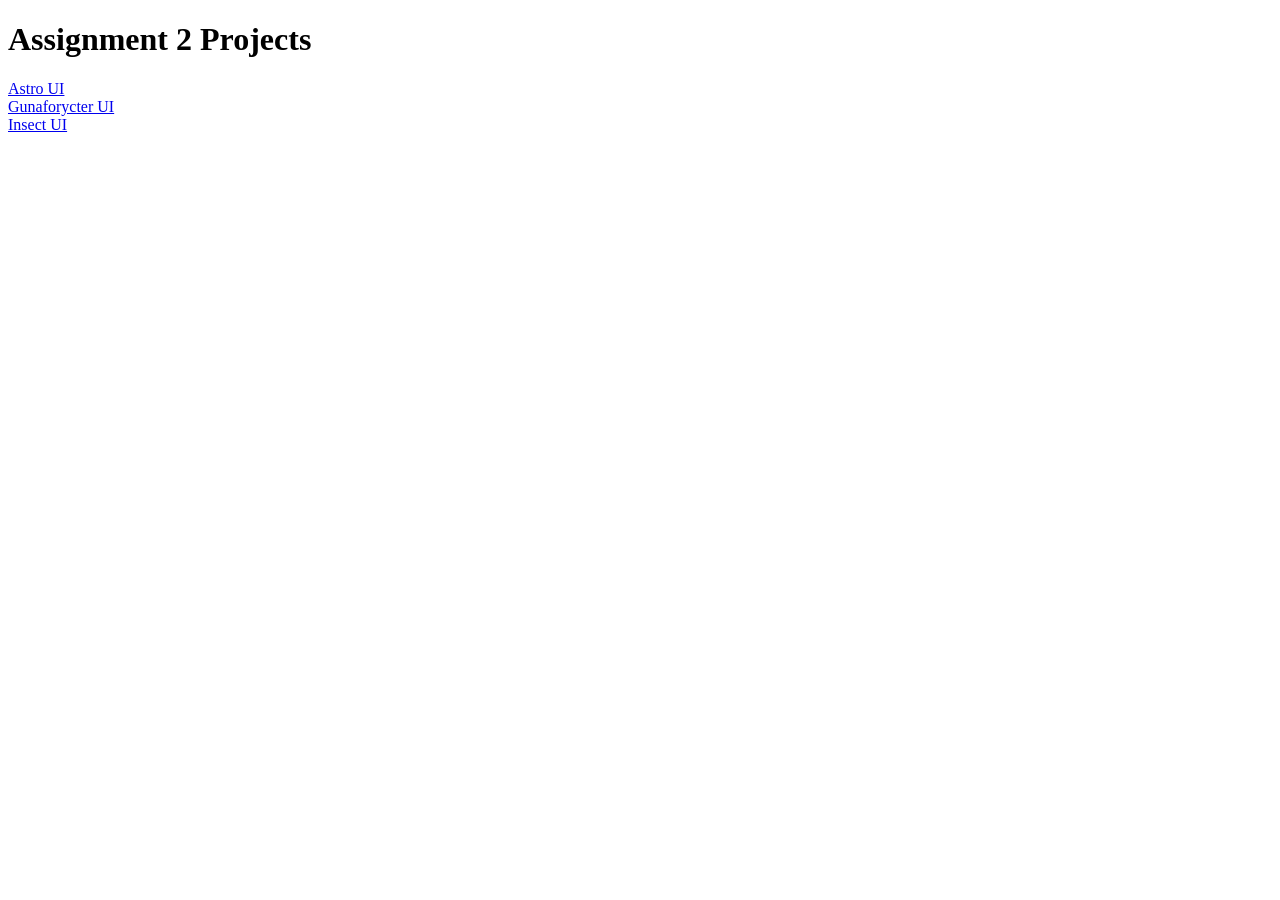
<file: Frontend/HTML-CSS-PROJECT/Assignment2-Projects/index.html>
<!DOCTYPE html>
<html lang="en">
<head>
    <meta charset="UTF-8">
    <meta name="viewport" content="width=device-width, initial-scale=1.0">
    <title>Assignment 2 Projects</title>
</head>
<body>

    <h1>Assignment 2 Projects</h1>

    <a href="./Astro-UI/index.html">Astro UI <br></a>
    <a href="./Gunaforycter-UI/index.html">Gunaforycter UI <br></a>
    <a href="./Insect-UI/index.html">Insect UI <br></a>

</body>
</html>
</file>
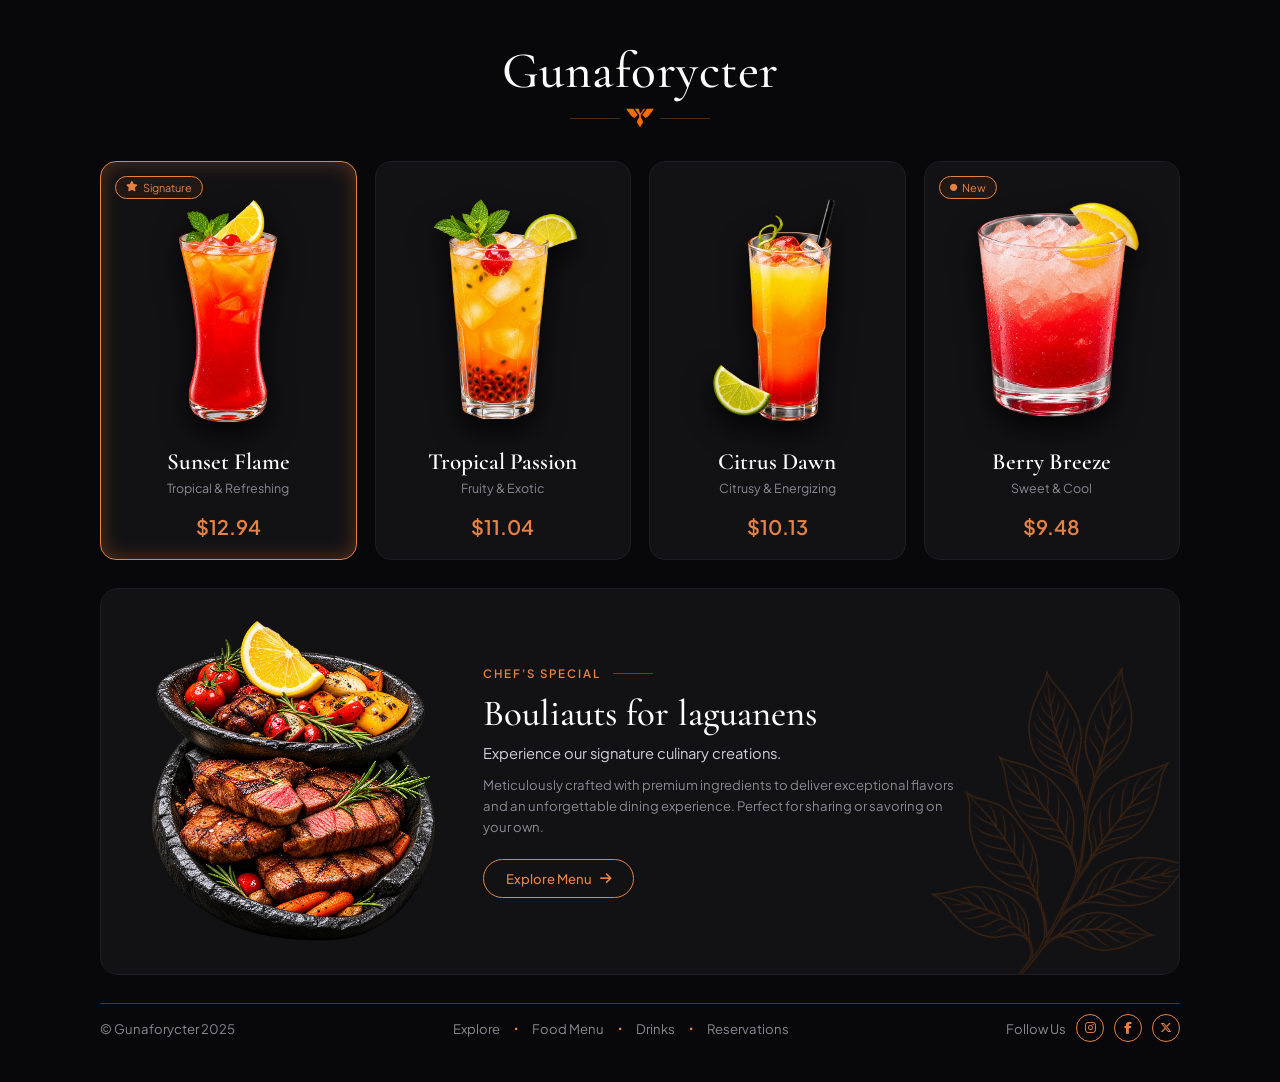
<file: Frontend/HTML-CSS-PROJECT/Assignment2-Projects/Gunaforycter-UI/index.html>
<!DOCTYPE html>
<html lang="en">
<head>
    <meta charset="UTF-8">
    <meta name="viewport" content="width=device-width, initial-scale=1.0">
    <title>Gunaforycter UI</title>
    
    <!-- Typography (Google Fonts) -->
    <link rel="preconnect" href="https://fonts.googleapis.com">
    <link rel="preconnect" href="https://fonts.gstatic.com" crossorigin>
    <link href="https://fonts.googleapis.com/css2?family=Cormorant+Garamond:wght@400;500;600;700&family=Plus+Jakarta+Sans:wght@400;500;600&display=swap" rel="stylesheet">
    
    <!-- Icon Library (Font Awesome 6) -->
    <link rel="stylesheet" href="https://cdnjs.cloudflare.com/ajax/libs/font-awesome/6.5.1/css/all.min.css">
    
    <link rel="stylesheet" href="style.css">

    <link rel="shortcut icon" href="./Assets/drink-1.png" type="image/x-icon">
</head>
<body>

  <div class="wrapper">

    <!-- Header Section -->
    <header class="header">
  <h1>Gunaforycter</h1>

  <div class="divider">
    <span class="line"></span>
    <img src="./Assets/logo.png" alt="Logo" class="divider-logo">
    <span class="line"></span>
  </div>
</header>

    <!-- SECTION 1: Drink Cards Grid -->
    <section class="cards-grid">
      
      <!-- Card 1: Signature (Active Orange Glow) -->
      <article class="card card-glow">
        <span class="badge badge-star"><i class="fa-solid fa-star"></i> Signature</span>
        <div class="card-media">
          <img src="./Assets/drink-1.png" alt="Sunset Flame">
        </div>
        <h3 class="card-title">Sunset Flame</h3>
        <p class="card-subtitle">Tropical & Refreshing</p>
        <span class="price">$12.94</span>
      </article>

      <!-- Card 2 -->
      <article class="card">
        <div class="card-media">
          <img src="./Assets/drink-2.png" alt="Tropical Passion">
        </div>
        <h3 class="card-title">Tropical Passion</h3>
        <p class="card-subtitle">Fruity & Exotic</p>
        <span class="price">$11.04</span>
      </article>

      <!-- Card 3 -->
      <article class="card">
        <div class="card-media">
          <img src="./Assets/drink-3.png" alt="Citrus Dawn">
        </div>
        <h3 class="card-title">Citrus Dawn</h3>
        <p class="card-subtitle">Citrusy & Energizing</p>
        <span class="price">$10.13</span>
      </article>

      <!-- Card 4: New Badge -->
      <article class="card">
        <span class="badge badge-dot"><i class="fa-solid fa-circle"></i> New</span>
        <div class="card-media">
          <img src="./Assets/drink-4.png" alt="Berry Breeze">
        </div>
        <h3 class="card-title">Berry Breeze</h3>
        <p class="card-subtitle">Sweet & Cool</p>
        <span class="price">$9.48</span>
      </article>

    </section>

    <!-- SECTION 2: Chef's Special Banner -->
    <section class="banner">
      <div class="banner-img">
        <img src="./Assets/special-dish.png" alt="Chef's Special">
      </div>

      <div class="banner-info">
        <div class="tag-row">
          <span class="tag">CHEF'S SPECIAL</span>
          <span class="line"></span>
        </div>
        <h2>Bouliauts for laguanens</h2>
        <p class="banner-sub">Experience our signature culinary creations.</p>
        <p class="banner-desc">Meticulously crafted with premium ingredients to deliver exceptional flavors and an unforgettable dining experience. Perfect for sharing or savoring on your own.</p>
        
        <button class="btn-explore">
          Explore Menu <i class="fa-solid fa-arrow-right"></i>
        </button>
      </div>

      <!-- Background Leaf Decoration -->
      <div class="leaf-watermark">
        <img src="./Assets/leaf-image.png"alt="Leaf">
      </div>
    </section>

    <!-- SECTION 3: Footer -->
    <footer class="footer">
      <p class="copyright">&copy; Gunaforycter 2025</p>

      <nav class="footer-nav">
        <a href="#">Explore</a>
        <span class="dot">•</span>
        <a href="#">Food Menu</a>
        <span class="dot">•</span>
        <a href="#">Drinks</a>
        <span class="dot">•</span>
        <a href="#">Reservations</a>
      </nav>

      <div class="socials">
        <span>Follow Us</span>
        <a href="#" title="insta-icon" class="icon-btn"><i class="fa-brands fa-instagram"></i></a>
        <a href="#" title="facebook-icon" class="icon-btn"><i class="fa-brands fa-facebook-f"></i></a>
        <a href="#" title="twitter-icon" class="icon-btn"><i class="fa-brands fa-x-twitter"></i></a>
      </div>
    </footer>

  </div>

</body>
</html>
</file>
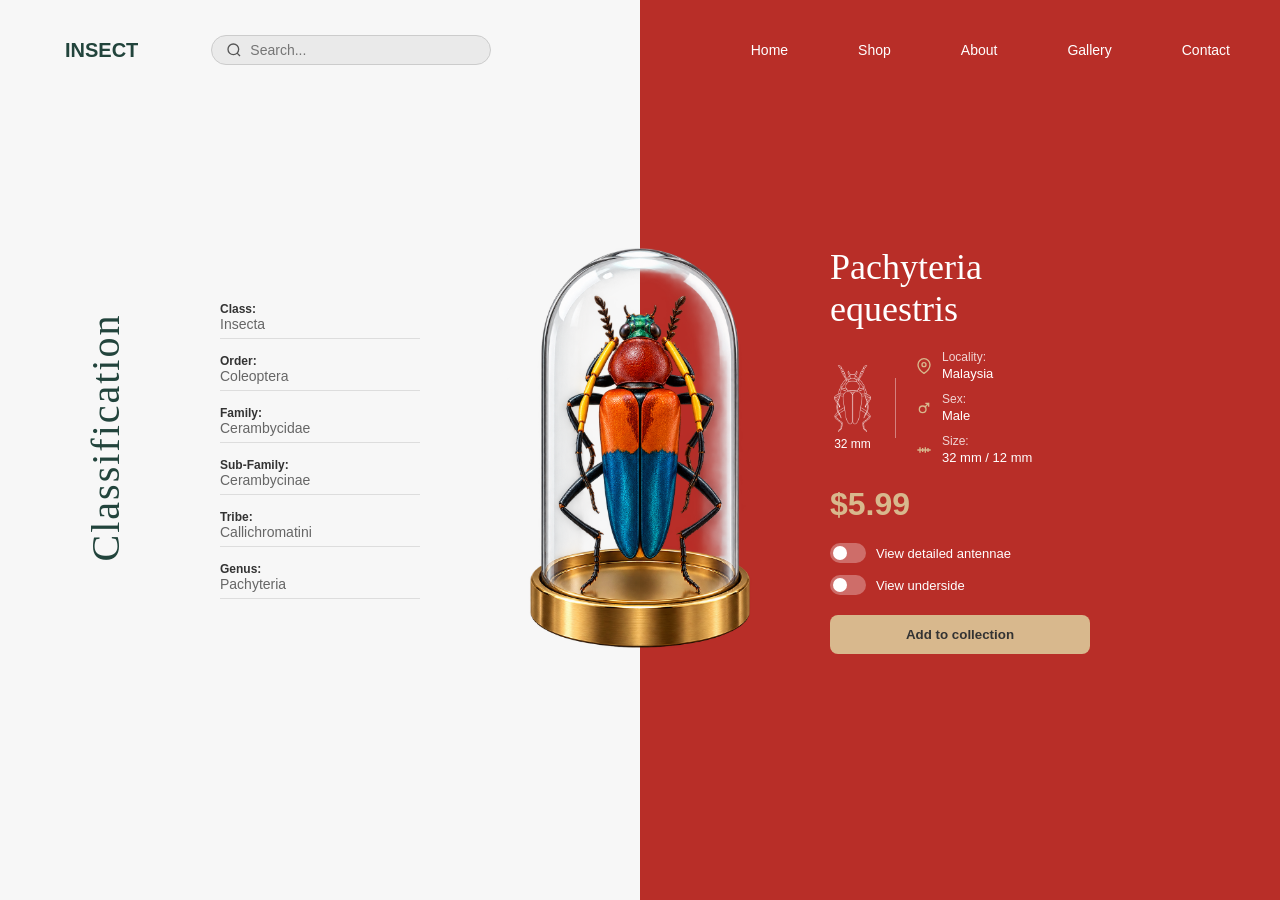
<file: Frontend/HTML-CSS-PROJECT/Assignment2-Projects/Insect-UI/index.html>
<!DOCTYPE html>
<html lang="en">
<head>
  <meta charset="UTF-8">
  <meta name="viewport" content="width=device-width, initial-scale=1.0">
  <title>Insect Design Assignment</title>
  <link rel="stylesheet" href="style.css">

<link href="https://fonts.googleapis.com/css2?family=Playball&display=swap" rel="stylesheet">
 <link rel="shortcut icon" href="./Assets/outline-bug.png" type="image/x-icon">
</head>
<body>

  <!-- Main Container -->
  <div class="container">
    
    <!-- Navigation Bar -->
    <header class="navbar">
      <div class="nav-left">
        <h2 class="logo">INSECT</h2>
        <div class="search-box">
          <svg class="search-icon" viewBox="0 0 24 24" width="16" height="16" fill="none" stroke="currentColor" stroke-width="2">
            <circle cx="11" cy="11" r="8"></circle>
            <line x1="21" y1="21" x2="16.65" y2="16.65"></line>
          </svg>
          <input type="text" placeholder="Search...">
        </div>
      </div>
      
      <nav class="nav-right">
        <a href="#">Home</a>
        <a href="#">Shop</a>
        <a href="#">About</a>
        <a href="#">Gallery</a>
        <a href="#">Contact</a>
      </nav>
    </header>

    <!-- Left Panel (White Side) -->
    <div class="panel left-panel">
      <h1 class="vertical-title">Classification</h1>

      <div class="taxonomy-list">
        <div class="taxonomy-item">
          <span class="label">Class:</span>
          <span class="value">Insecta</span>
        </div>
        <div class="taxonomy-item">
          <span class="label">Order:</span>
          <span class="value">Coleoptera</span>
        </div>
        <div class="taxonomy-item">
          <span class="label">Family:</span>
          <span class="value">Cerambycidae</span>
        </div>
        <div class="taxonomy-item">
          <span class="label">Sub-Family:</span>
          <span class="value">Cerambycinae</span>
        </div>
        <div class="taxonomy-item">
          <span class="label">Tribe:</span>
          <span class="value">Callichromatini</span>
        </div>
        <div class="taxonomy-item">
          <span class="label">Genus:</span>
          <span class="value">Pachyteria</span>
        </div>
      </div>
    </div>

    <!-- Right Panel (Red Side) -->
    <div class="panel right-panel">
      <div class="product-details">
        <h1 class="product-title">Pachyteria<br>equestris</h1>

        <!-- Spec Section -->
        <div class="spec-section">
          <div class="spec-left">
            <img src="./Assets/outline-bug.png" alt="Beetle Icon" class="beetle-icon">
            <span class="size-label">32 mm</span>
          </div>

          <div class="vertical-divider"></div>

          <div class="spec-right">
            <!-- Locality -->
            <div class="info-row">
              <svg class="info-icon" viewBox="0 0 24 24" width="16" height="16" fill="none" stroke="currentColor" stroke-width="2">
                <path d="M21 10c0 7-9 13-9 13s-9-6-9-13a9 9 0 0 1 18 0z"></path>
                <circle cx="12" cy="10" r="3"></circle>
              </svg>
              <div>
                <span class="info-title">Locality:</span>
                <span class="info-val">Malaysia</span>
              </div>
            </div>

            <!-- Sex (Male Symbol) -->
            <div class="info-row">
              <svg class="info-icon" viewBox="0 0 24 24" width="16" height="16" fill="none" stroke="currentColor" stroke-width="2">
                <circle cx="10" cy="14" r="5"></circle>
                <line x1="19" y1="5" x2="13.5" y2="10.5"></line>
                <polyline points="14 5 19 5 19 10"></polyline>
              </svg>
              <div>
                <span class="info-title">Sex:</span>
                <span class="info-val">Male</span>
              </div>
            </div>

            <!-- Size -->
            <div class="info-row">
              <svg class="info-icon" viewBox="0 0 24 24" width="16" height="16" fill="none" stroke="currentColor" stroke-width="2">
                <path d="M2 12h20M6 8v8M10 9v6M14 8v8M18 9v6"></path>
              </svg>
              <div>
                <span class="info-title">Size:</span>
                <span class="info-val">32 mm / 12 mm</span>
              </div>
            </div>
          </div>
        </div>

        <div class="price">$5.99</div>

        <!-- Basic Checkboxes -->
        <div class="toggle-group">
  
  <!-- Toggle OFF (Circle on Left) -->
  <div class="toggle-item">
    <svg width="36" height="20" viewBox="0 0 36 20">
      <rect width="36" height="20" rx="10" fill="rgba(255, 255, 255, 0.3)"/>
      <circle cx="10" cy="10" r="7" fill="#ffffff"/>
    </svg>
    <span>View detailed antennae</span>
  </div>

  <!-- Toggle ON (Circle on Right) -->
  <div class="toggle-item">
    <svg width="36" height="20" viewBox="0 0 36 20">
      <rect width="36" height="20" rx="10" fill="rgba(255, 255, 255, 0.3)"/>
      <circle cx="10" cy="10" r="7" fill="#ffffff"/>
    </svg>
    <span>View underside</span>
  </div>

</div>

        <button class="add-btn">Add to collection</button>
      </div>
    </div>

    <!-- Center Floating Jar Image -->
    <div class="jar-wrapper">
      <img src="./Assets/jar-bug.png" alt="Insect in Jar" class="jar-image">
    </div>

  </div>

</body>
</html>
</file>
<file: Frontend/HTML-CSS-PROJECT/Assignment2-Projects/Gunaforycter-UI/style.css>
/* ==========================================================
   1. RESET & THEME VARIABLES
   ========================================================== */
* {
  margin: 0;
  padding: 0;
  box-sizing: border-box;
}

:root {
  --bg-dark: #08080a;
  --card-bg: #121215;
  --card-border: #1d1d22;
  --accent-orange: #e68244;
  --accent-glow: rgba(217, 107, 39, 0.3);
  --text-primary: #ffffff;
  --text-muted: #888892;
  --font-serif: 'Cormorant Garamond', Georgia, serif;
  --font-sans: 'Plus Jakarta Sans', sans-serif;
}

body {
  background-color: var(--bg-dark);
  color: var(--text-primary);
  font-family: var(--font-sans);
  display: flex;
  justify-content: center;
  padding: 40px 20px;
}

.wrapper {
  width: 100%;
  max-width: 1080px;
  display: flex;
  flex-direction: column;
  gap: 28px;
}

/* ==========================================================
   2. HEADER
   ========================================================== */
.header {
  text-align: center;
  padding-bottom: 5px;
}

.header h1 {
  font-family: var(--font-serif);
  font-size: 3.2rem;
  font-weight: 500;
  letter-spacing: 0.5px;
}

/* Flexbox container to align lines and logo side-by-side */
.divider {
  display: flex;
  align-items: center;      
  justify-content: center; 
  gap: 5px;               
  margin-top: 6px;
}

/* Line elements */
.divider .line {
  height: 1px;
  width: 50px;             
  background-color: var(--accent-orange);
  opacity: 0.3;
}

/* Logo image styling */
.divider-logo {
  width: 30px;             
  height: auto;
}

/* ==========================================================
   3. DRINK CARDS (Flexbox + Position Relative/Absolute)
   ========================================================== */
.cards-grid {
  display: flex;
  gap: 18px;
}

.card {
  position: relative; 
  flex: 1;
  background-color: var(--card-bg);
  border: 1px solid var(--card-border);
  border-radius: 16px;
  padding: 24px 16px 20px;
  display: flex;
  flex-direction: column;
  align-items: center;
  transition: transform 0.25s ease;
}

.card:hover {
  transform: translateY(-4px);
}

.card-glow {
  border: 1px solid var(--accent-orange);
  box-shadow: inset 0 0 20px rgba(217, 107, 39, 0.35);
}

/* Position Absolute Badges */
.badge {
  position: absolute;
  top: 14px;
  left: 14px;
  font-size: 0.68rem;
  padding: 4px 10px;
  border-radius: 15px;
  border: 1px solid var(--accent-orange);
  color: var(--accent-orange);
  background-color: rgba(217, 107, 39, 0.08);
  display: flex;
  align-items: center;
  gap: 5px;
  font-family: var(--font-sans);
}

.badge-star i { font-size: 0.65rem; }
.badge-dot i { font-size: 0.45rem; }

.card-media {
  height: 250px;
  display: flex;
  align-items: center;
  justify-content: center;
  margin-bottom: 12px;
}

.card-media img {
  max-height: 90%;
  object-fit: contain;
  filter: drop-shadow(0 12px 14px rgba(0, 0, 0, 0.8));
}

.card-title {
  font-family: var(--font-serif);
  font-size: 1.45rem;
  font-weight: 600;
  margin-bottom: 4px;
}

.card-subtitle {
  font-size: 0.78rem;
  color: var(--text-muted);
  margin-bottom: 18px;
}

.price {
  margin-top: auto;
  color: var(--accent-orange);
  font-weight: 600;
  font-size: 1.25rem;
}

/* ==========================================================
   4. CHEF'S SPECIAL BANNER
   ========================================================== */
.banner {
  position: relative;
  background-color: var(--card-bg);
  border: 1px solid var(--card-border);
  border-radius: 18px;
  padding: 32px 36px;
  display: flex;
  align-items: center;
  gap: 36px;
  overflow: hidden;
}

.banner-img {
  flex: 0 0 310px;
  border-radius: 12px;
  overflow: hidden;
}

.banner-img img {
  width: 100%;
  display: block;
}

.banner-info {
  flex: 1;
  z-index: 2;
}

.tag-row {
  display: flex;
  align-items: center;
  gap: 12px;
  margin-bottom: 10px;
}

.tag {
  color: var(--accent-orange);
  font-size: 0.72rem;
  letter-spacing: 2px;
  font-weight: 600;
}

.tag-row .line {
  height: 1px;
  width: 40px;
  background-color: var(--accent-orange);
  opacity: 0.4;
}

.banner-info h2 {
  font-family: var(--font-serif);
  font-size: 2.3rem;
  font-weight: 500;
  margin-bottom: 8px;
}

.banner-sub {
  color: #d1d1d8;
  font-size: 0.92rem;
  margin-bottom: 12px;
}

.banner-desc {
  color: var(--text-muted);
  font-size: 0.82rem;
  line-height: 1.6;
  margin-bottom: 22px;
  max-width: 480px;
}

.btn-explore {
  background: transparent;
  border: 1px solid var(--accent-orange);
  color: var(--accent-orange);
  padding: 10px 22px;
  border-radius: 20px;
  font-size: 0.82rem;
  font-family: var(--font-sans);
  font-weight: 500;
  cursor: pointer;
  display: inline-flex;
  align-items: center;
  gap: 8px;
  transition: all 0.3s ease;
}

.btn-explore:hover {
  background-color: var(--accent-orange);
  color: #000;
  box-shadow: 0 0 15px var(--accent-glow);
}

/* Watermark Leaf Pattern on Right */
.leaf-watermark {
  position: absolute;
  right: -10px;          
  bottom: 0px;
  z-index: 1;         
  pointer-events: none;  
}
.leaf-watermark img {
  width: 280px;       
  height: auto;        
   opacity: 0.4;   
  transform: rotate(-10deg);
}

/* ==========================================================
   5. FOOTER SECTION
   ========================================================== */
.footer {
  display: flex;
  justify-content: space-between;
  align-items: center;
  padding-top: 10px;
  font-size: 0.82rem;
  color: var(--text-muted);
  border-top: 1px solid #db611071;
}

.footer-nav {
  display: flex;
  gap: 14px;
  align-items: center;
}

.footer-nav a {
  color: var(--text-muted);
  text-decoration: none;
  transition: color 0.2s;
}

.footer-nav a:hover {
  color: var(--accent-orange);
}

.footer-nav .dot {
  color: var(--accent-orange);
  font-size: 0.5rem;
}

.socials {
  display: flex;
  align-items: center;
  gap: 10px;
}

.icon-btn {
  width: 28px;
  height: 28px;
  border: 1px solid var(--accent-orange);
  border-radius: 50%;
  color: var(--accent-orange);
  display: flex;
  justify-content: center;
  align-items: center;
  font-size: 0.75rem;
  text-decoration: none;
  transition: background-color 0.2s;
}

.icon-btn:hover {
  background-color: rgba(217, 107, 39, 0.15);
}
</file>
<file: Frontend/HTML-CSS-PROJECT/Assignment2-Projects/Insect-UI/style.css>
* {
  margin: 0;
  padding: 0;
  box-sizing: border-box;
  font-family: Arial, sans-serif;
}

body {
  width: 100vw;
  height: 100vh;
  overflow: hidden;
}

/* --- Main Layout --- */
.container {
  display: flex;
  width: 100%;
  height: 100vh;
  position: relative; /* Anchor for absolute children */
}

.panel {
  width: 50%;
  height: 100%;
}

/* --- Top Navigation Bar --- */
.navbar {
  position: absolute;
  top: 15px;
  left: 0;
  width: 100%;
  padding: 20px 50px;
  display: flex;
  justify-content: space-between;
  align-items: center;
  z-index: 10;
}

.nav-left {
  display: flex;
  align-items: center;
  gap: 88px;
}

.logo {
  position: relative;
  left: 15px;
  font-size: 20px;
  color: #22443c;;
}

.search-box {
  width: 280px;
  display: flex;
  align-items: center;
  gap: 8px;
  background-color: #eaeaea;
  padding: 6px 14px;
  border-radius: 20px;
  border: 1px solid #ccc;
}

.search-icon {
  stroke: #555;
}

.search-box input {
  border: none;
  background: transparent;
  outline: none;
  font-size: 14px;
}

.nav-right {
  display: flex;
  gap: 70px;
}

.nav-right a {
  color: #ffffff;
  text-decoration: none;
  font-size: 14px;
}

/* --- Left Panel (White) --- */
.left-panel {
  background-color: #f7f7f7;
  display: flex;
  align-items: center;
  justify-content: center;
  position: relative;
}

.vertical-title {
  position: absolute;
  left: -18px;
  top: 46%;
  transform: rotate(-90deg);
  font-family: 'Playfair Display', 'Bodoni Moda', serif;
  font-size: 40px;
  letter-spacing: 2px;  
  font-weight: 530; 
  color: #22443c;
}

.taxonomy-list {
  display: flex;
  flex-direction: column;
  gap: 15px;
  width: 200px;
}

.taxonomy-item {
  border-bottom: 1px solid #ddd;
  padding-bottom: 6px;
  display: flex;
  flex-direction: column;
}

.taxonomy-item .label {
  font-size: 12px;
  font-weight: bold;
  color: #333;
}

.taxonomy-item .value {
  font-size: 14px;
  color: #666;
}

/* --- Right Panel (Red) --- */
.right-panel {
  background-color: #b82e28;
  color: #ffffff;
  display: flex;
  align-items: center;
  justify-content: center;
}

.product-details {
  display: flex;
  flex-direction: column;
  gap: 20px;
  width: 260px;
}

.product-title {
  font-family: Georgia, serif;
  font-size: 36px;
  font-weight: normal;
}

/* Metadata & Specs */
.spec-section {
  display: flex;
  align-items: center;
  gap: 20px;
}

.spec-left {
  display: flex;
  flex-direction: column;
  align-items: center;
  gap: 5px;
}

.beetle-icon {
  width: 45px;
  height: auto;
}

.size-label {
  font-size: 12px;
}

.vertical-divider {
  width: 1px;
  height: 60px;
  background-color: #ffffff;
  opacity: 0.4;
}

.spec-right {
  display: flex;
  flex-direction: column;
  gap: 10px;
}

.info-row {
  display: flex;
  align-items: center;
  gap: 10px;
}

.info-icon {
  stroke: #d8b88d;
}

.info-title {
  font-size: 12px;
  opacity: 0.8;
  display: block;
}

.info-val {
  font-size: 13px;
}

.price {
  color: #d8b88d;
  font-size: 32px;
  font-weight: bold;
}

/* Standard Checkbox Items */
.toggle-group {
  display: flex;
  flex-direction: column;
  gap: 12px;
}

.switch {
  display: flex;
  align-items: center;
  gap: 10px;
  cursor: pointer;
  font-size: 13px;
}

/* Hide default checkbox square */
.switch input {
  display: none;
}

/* Background pill track */
.slider {
  width: 36px;
  height: 18px;
  background-color: rgba(255, 255, 255, 0.3);
  border-radius: 20px;
  position: relative;
}

/* Circle inside the pill */
.toggle-group {
  display: flex;
  flex-direction: column;
  gap: 12px;
}

.toggle-item {
  display: flex;
  align-items: center;
  gap: 10px;
  font-size: 13px;
  color: #ffffff;
  cursor: pointer;
}

.toggle-item svg {
  flex-shrink: 0;
}

/* Simple Button */
.add-btn {
  padding: 12px 20px;
  background-color: #d8b88d;
  color: #333;
  border: none;
  border-radius: 8px;
  font-weight: bold;
  cursor: pointer;
}

/* --- Center Jar Image --- */
.jar-wrapper {
  position: absolute;
  top: 50%;
  left: 50%;
  transform: translate(-50%, -50%);
  z-index: 5;
}

.jar-image {
  height: 400px;
}
</file>
